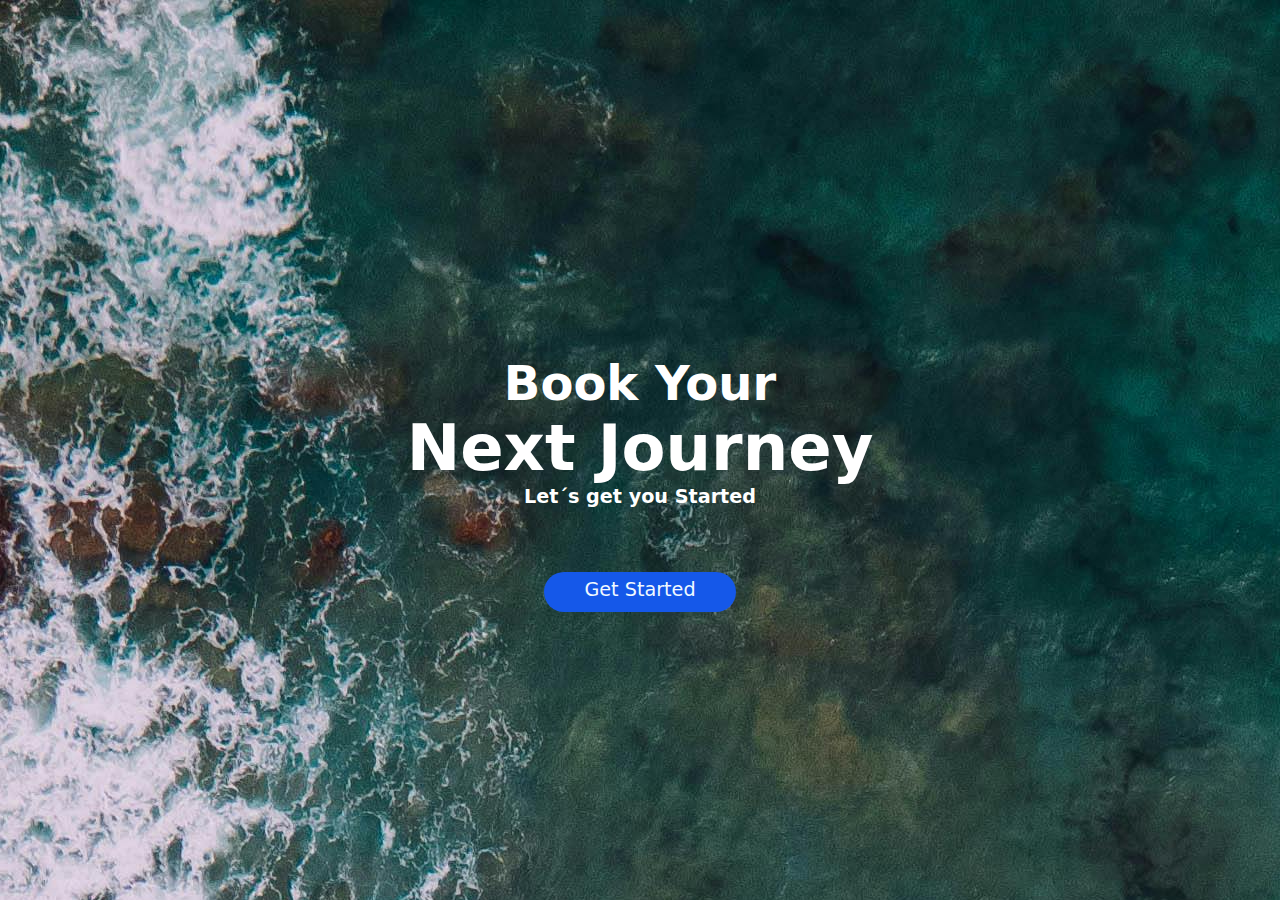
<file: index.html>
<!DOCTYPE html>
<html lang="es">

<head>
    <meta charset="UTF-8">
    <meta name="viewport" content="width=device-width, initial-scale=1.0">
    <link rel="stylesheet" href="./css/styles.css">
    <title>Inicio</title>
</head>

<body> 
    <main>
        <section class="parteArriba">
            <div class="frase">
                <h2> Book Your </h2>
                <h1>Next Journey</h1>
                <h5> Let´s get you Started</h5>
            </div>
        </section>
        <section class="parteAbajo">
            <a href="./views/login.html" class="botonIniciar"> Get Started </a>
        </section>
    </main>
</body>

</html>
</file>
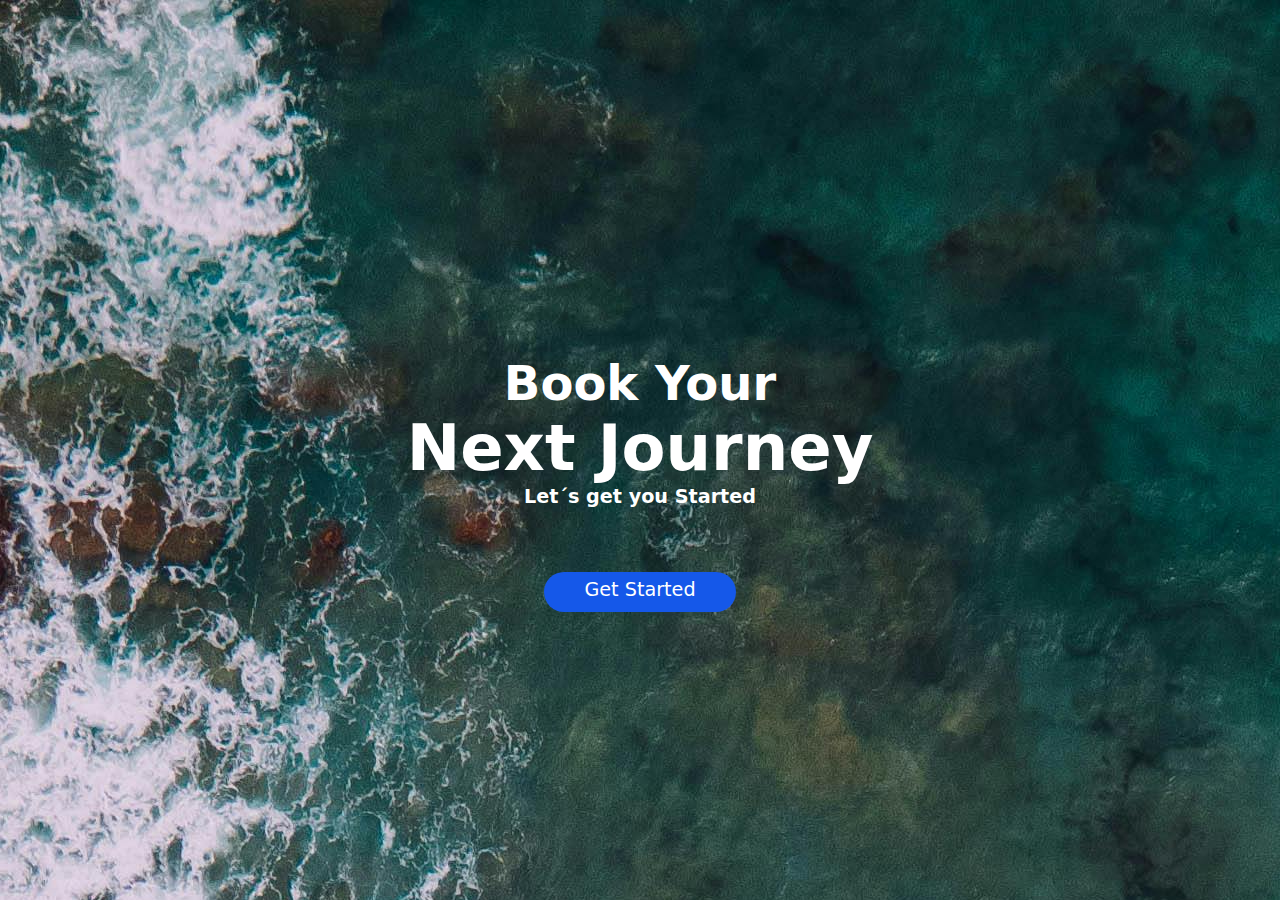
<file: views/index.html>
<!DOCTYPE html>
<html lang="es">

<head>
    <meta charset="UTF-8">
    <meta name="viewport" content="width=device-width, initial-scale=1.0">
    <link rel="stylesheet" href="/css/styles.css">
    <title>Inicio</title>
</head>

<body> 
    <main>
        <section class="parteArriba">
            <div class="frase">
                <h2> Book Your </h2>
                <h1>Next Journey</h1>
                <h5> Let´s get you Started</h5>
            </div>
        </section>
        <section class="parteAbajo">
            <div class="botonIniciar"> Get Started</div>
        </section>
    </main>
</body>

</html>
</file>
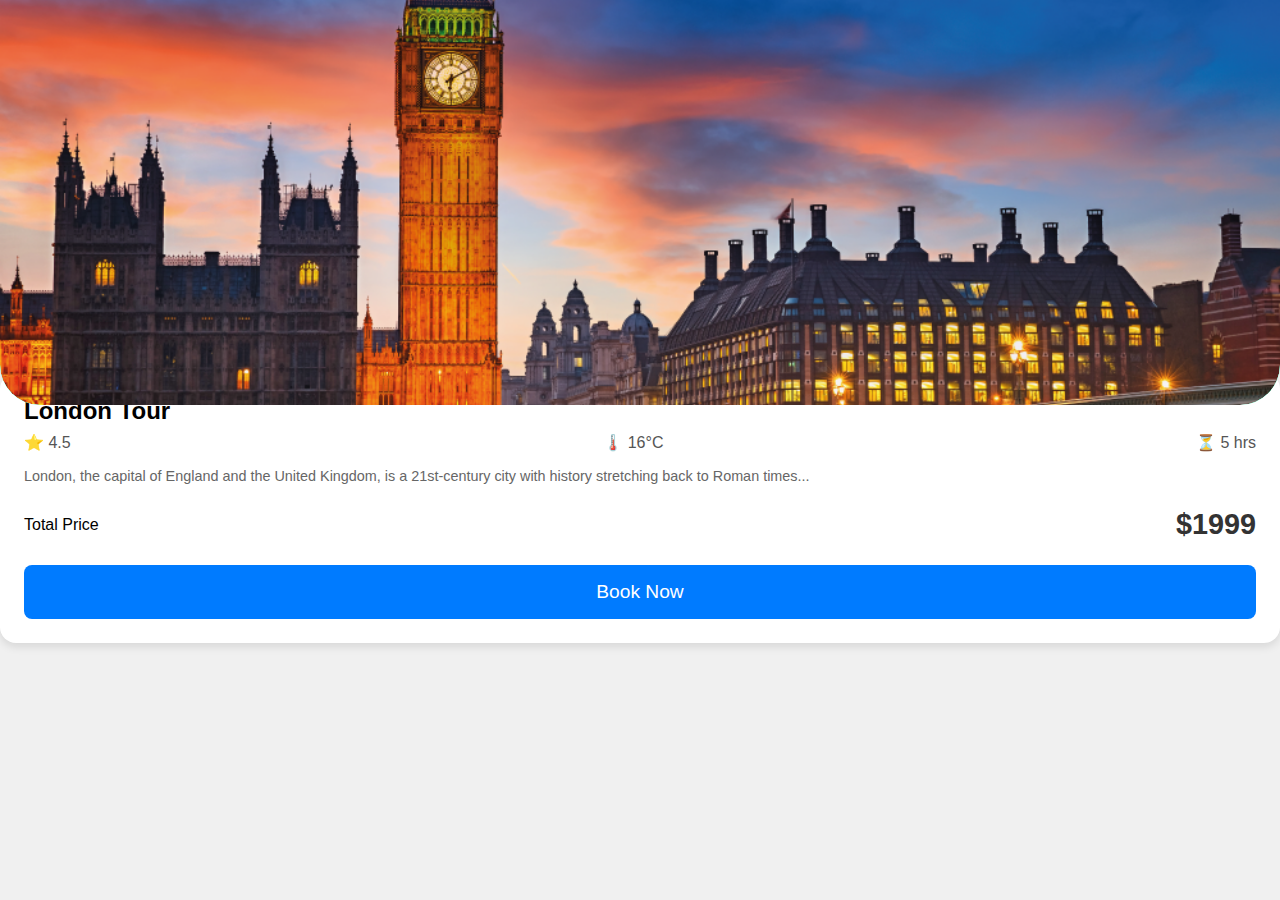
<file: views/infoLugar.html>
<!DOCTYPE html>
<html lang="es">
<head>
    <meta charset="UTF-8">
    <meta name="viewport" content="width=device-width, initial-scale=1.0">
    <link rel="stylesheet" href="../css/infoLugar.css">
    <link rel="stylesheet" href="../css/fawesome-all.css">
    <link rel="stylesheet" href="https://fonts.googleapis.com/css2?family=Material+Symbols+Outlined:opsz,wght,FILL,GRAD@24,400,0,0" />
    <title>Información</title>
</head>
<body>
    <header>
        <div class="botonAtras">
            <i class="fa-thin fa-circle-arrow-left"></i>
        </div>
        <div class="contenedorFavs">
            <article class="botonFavoritos"><i class="fa-solid fa-heart"></i></article>
        </div>
        <div class="imagen-header">
            <img src="../img/lugares/londres.jpg" alt="Imagen Tour Londres">
        </div>
    </header>

    <section class="contenido">
        <h2>London Tour</h2>
        <div class="rating">
            <span>⭐ 4.5</span>
            <span>🌡️ 16°C</span>
            <span>⏳ 5 hrs</span>
        </div>
        <p class="descripcion">
            London, the capital of England and the United Kingdom, is a 21st-century city with history stretching back to Roman times...
        </p>
        <div class="precio">
            <span>Total Price</span>
            <h3>$1999</h3>
        </div>
        <button class="boton-comprar">Book Now</button>
    </section>
</body>
</html>
</file>
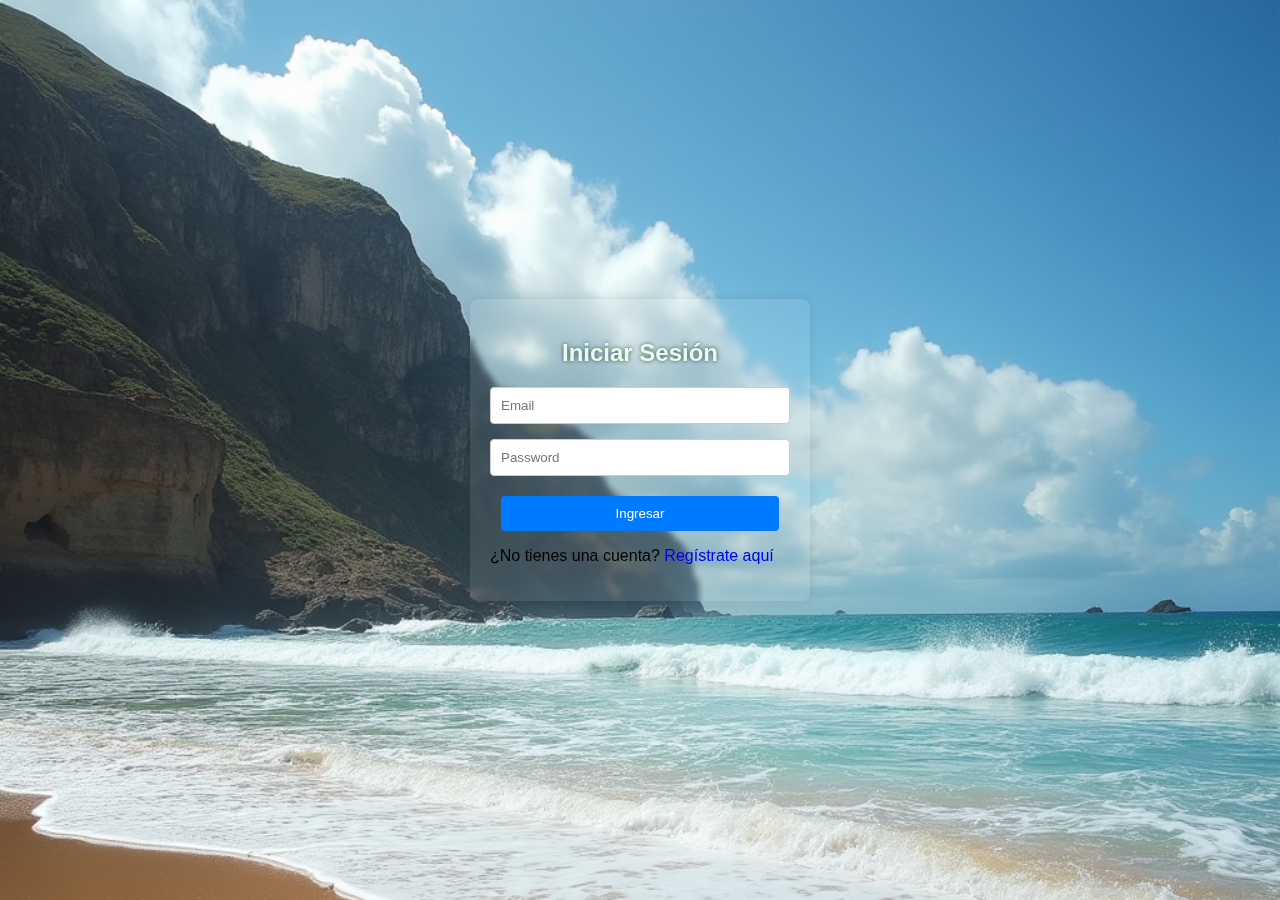
<file: views/login.html>
<!DOCTYPE html>
<html lang="es">
<head>
    <meta charset="UTF-8">
    <meta name="viewport" content="width=device-width, initial-scale=1.0">
    <title>Formulario de Inicio de Sesión</title>
    <link rel="stylesheet" href="../css/login.css">
</head>
<body>
    <div class="login-container">
        <h2>Iniciar Sesión</h2>
        <form id="loginForm">
            <div class="form-group">
                
                <input type="text" id="username" name="username" placeholder="Email" required>
            </div>
            <div class="form-group">
                
                <input type="password" id="password" name="password" placeholder="Password" required>
            </div>
            <button type="submit">Ingresar</button>
        </form>
        <p>¿No tienes una cuenta? <a href="register.html">Regístrate aquí</a></p>
    </div>
    <script src="../js/login.js"></script> 
</body>
</html>
</file>
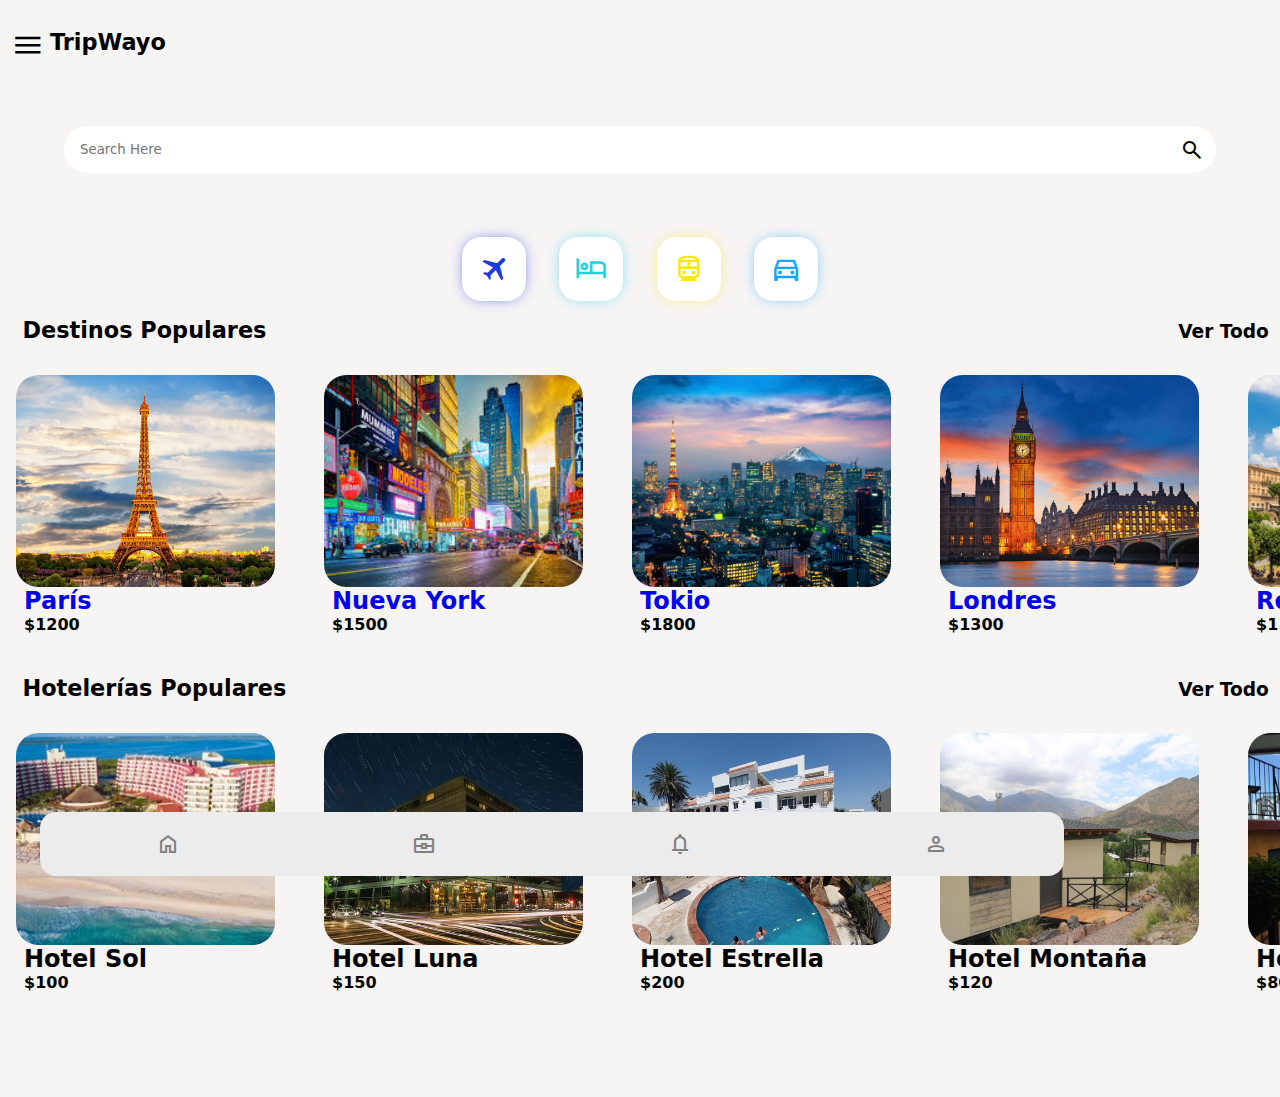
<file: views/paginaPrincipal.html>
<!DOCTYPE html>
<html lang="es">

<head>
    <meta charset="UTF-8">
    <meta name="viewport" content="width=device-width, initial-scale=1.0">
    <link rel="stylesheet" href="https://fonts.googleapis.com/css2?family=Material+Symbols+Outlined:opsz,wght,FILL,GRAD@24,400,0,0" />
    <link rel="stylesheet" href="../css/paginaPrincipal.css">
    <title>Pagina Inicial</title>
</head>

<body>
    <section class="partePrincipal">
        <div class="titulo">
            <span class="material-symbols-outlined marcar iconoSetting">menu</span> TripWayo
        </div>
        <div class="buscador">
            <input type="text" class="inputBuscar" id="searchInput" placeholder="Search Here">
            <span class="material-symbols-outlined iconoBuscar">search</span>
        </div>
        <div class="contenedorIconos">
            <article class="sombreado1"><span class="material-symbols-outlined color1">travel</span></article>
            <article class="sombreado2"><span class="material-symbols-outlined color2">hotel</span></article>
            <article class="sombreado3"><span class="material-symbols-outlined color3">directions_subway</span></article>
            <article class="sombreado4"><span class="material-symbols-outlined color4">directions_car</span></article>
        </div>

        <main class="contenedorCards" id="contenedorCards">
            <div class="tituloCards"> Destinos Populares <h5>Ver Todo</h5></div>
            <div class="cards" id="cards"></div>

            <div class="contenedorCards">
                <div class="tituloCards"> Hotelerías Populares <h5>Ver Todo</h5></div>
                <div class="cards" id="hoteles" style="margin-bottom: 2em;"></div>
            </div>
        </main>
    </section>

    <nav class="navIcons">
        <a href="../views/paginaPrincipal.html" class="iconosNav material-symbols-outlined">home</a>
        <a href="../views/negocios.html" class="iconosNav material-symbols-outlined">business_center</a>
        <a href="../views/notificaciones.html" class="iconosNav material-symbols-outlined">notifications</a>
        <a href="../views/perfil.html" class="iconosNav material-symbols-outlined">person</a>
    </nav>
    <script src="../js/leerLugares.js"></script>
    <script src="../js/leerHoteles.js"></script>
</body>

</html>
</file>
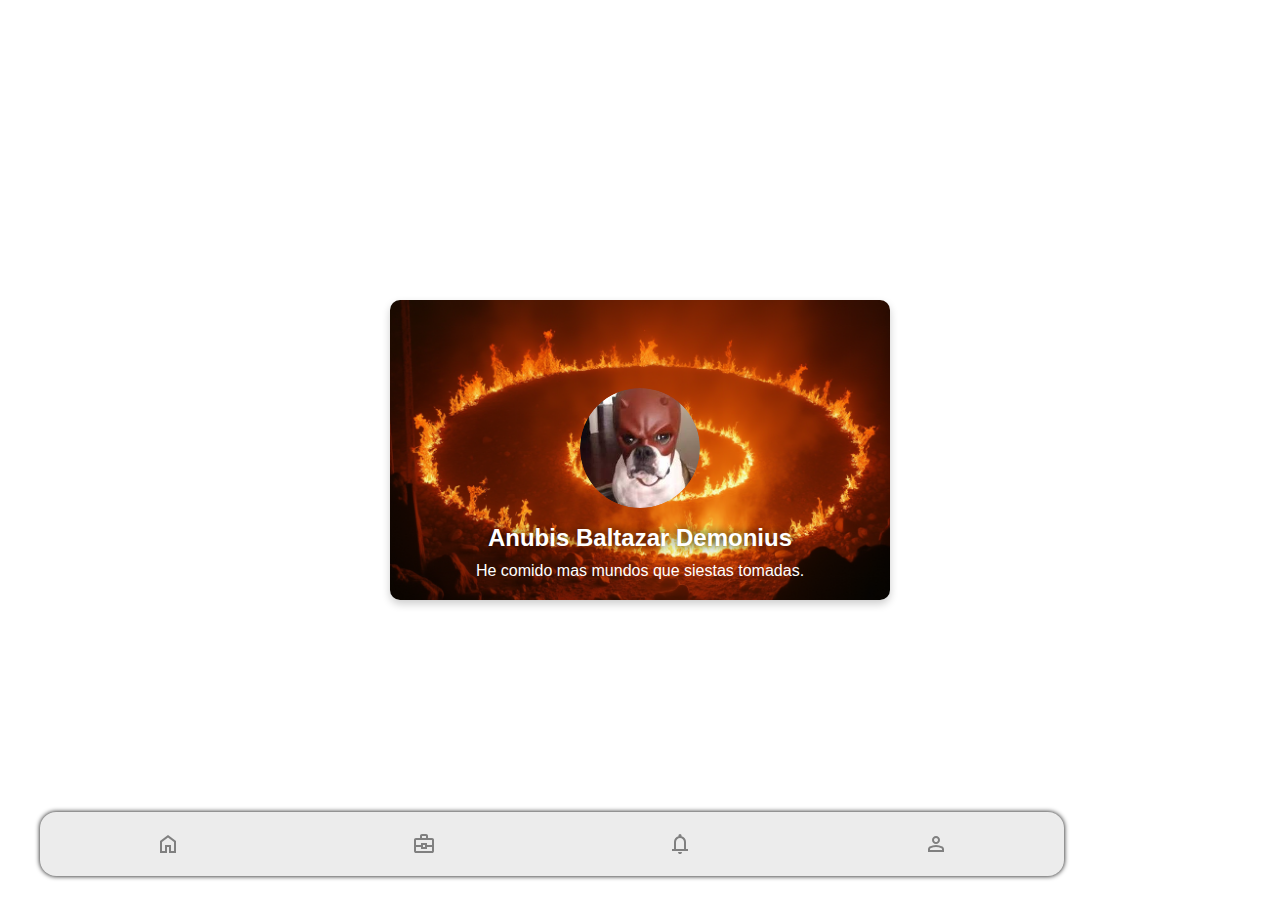
<file: views/perfil.html>
<!DOCTYPE html>
<html lang="es">
<head>
    <meta charset="UTF-8">
    <meta name="viewport" content="width=device-width, initial-scale=1.0">
    <title>Perfil de Usuario</title>
    <link rel="stylesheet" href="https://fonts.googleapis.com/css2?family=Material+Symbols+Outlined:opsz,wght,FILL,GRAD@24,400,0,0" />
    <link rel="stylesheet" href="../css/perfil.css">
</head>
<body>
    <div class="profile-container">
        <div class="background">
            <div class="profile-content">
                <div class="profile-picture">
                    <img src="../img/facha.jpg" alt="Foto de Perfil"> 
                </div>
                <div class="profile-info">
                    <h1>Anubis Baltazar Demonius</h1>
                    <p>He comido mas mundos que siestas tomadas.</p>
                </div>
            </div>
        </div>
    </div>
    <nav class="navIcons">
        <a href="../views/paginaPrincipal.html" class="iconosNav material-symbols-outlined">home</a>
        <a href="../views/negocios.html" class="iconosNav material-symbols-outlined">business_center</a>
        <a href="../views/notificaciones.html" class="iconosNav material-symbols-outlined">notifications</a>
        <a href="../views/perfil.html" class="iconosNav material-symbols-outlined">person</a>
    </nav>
</body>
</html>
</file>
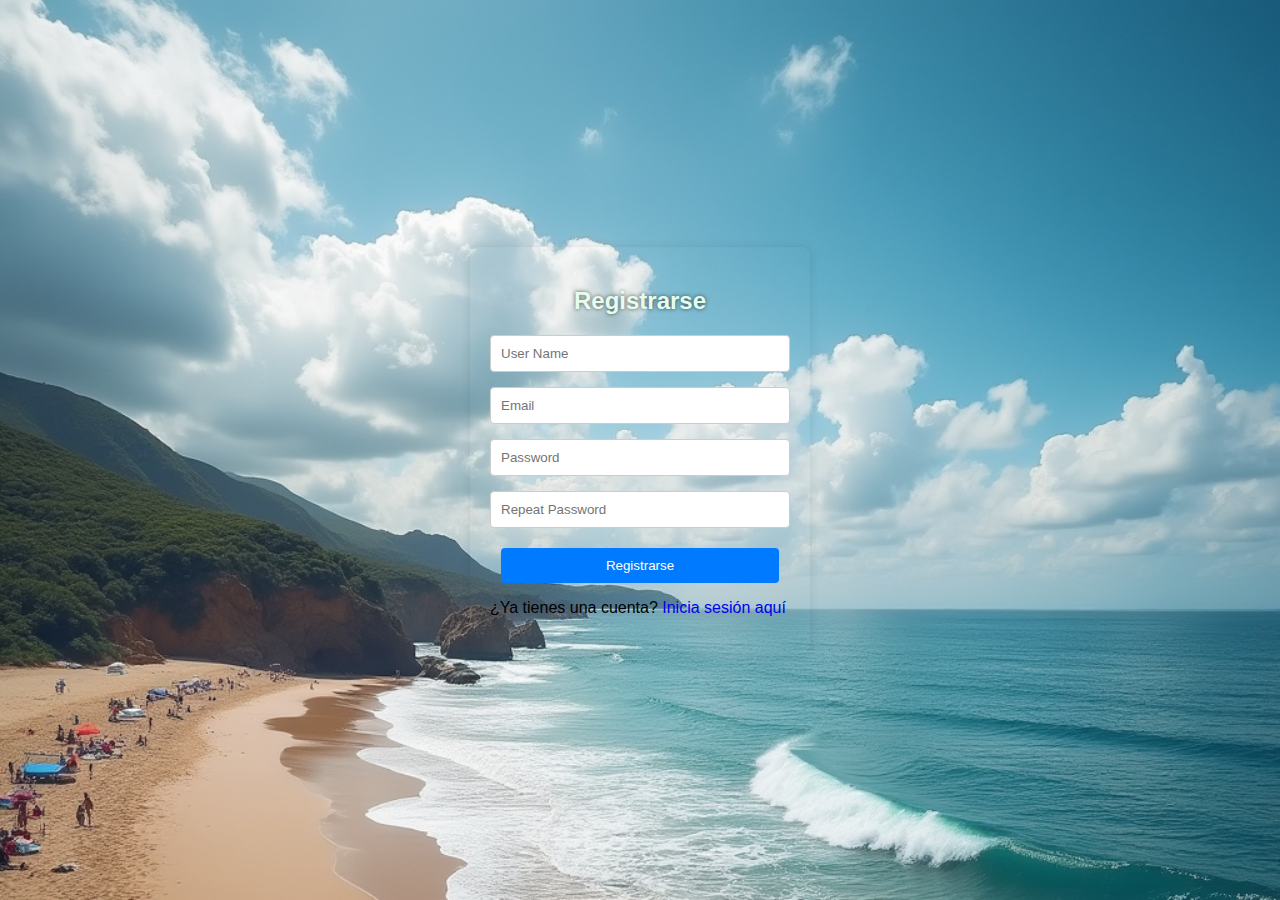
<file: views/register.html>
<!DOCTYPE html>
<html lang="es">
<head>
    <meta charset="UTF-8">
    <meta name="viewport" content="width=device-width, initial-scale=1.0">
    <title>Formulario de Registro</title>
    <link rel="stylesheet" href="../css/register.css">
</head>
<body>
    <div class="register-container">
        <h2>Registrarse</h2>
        <form action="/register" method="post">
            <div class="form-group">
                
                <input type="text" id="username" name="username" placeholder="User Name" required>
            </div>
            <div class="form-group">
                
                <input type="email" id="email" name="email" placeholder="Email" required>
            </div>
            <div class="form-group">
                
                <input type="password" id="password" name="password" placeholder="Password" required>
            </div>
            <div class="form-group">
                
                <input type="password" id="confirm-password" name="confirm-password" placeholder="Repeat Password">
            </div>
            <button type="submit">Registrarse</button>
        </form>
        <p>¿Ya tienes una cuenta? <a href="login.html">Inicia sesión aquí</a></p>
    </div>
</body>
</html>
</file>
<file: css/styles.css>
* {
    padding: 0;
    margin: 0;
    box-sizing: border-box;
    font-family: system-ui, -apple-system, BlinkMacSystemFont, 'Segoe UI', Roboto, Oxygen, Ubuntu, Cantarell, 'Open Sans', 'Helvetica Neue', sans-serif
}
html{
    font-size: 16px;
}
body {
    width: 100%;
    height: 100%;
    font-size: 16px;
    
}
a{
    text-decoration: none;
    color: aliceblue;
}
img{
    height: 100%;
    width: 100%;
    object-fit: cover;
    object-position: center;
   
}



main {
    background-image: url(/img/playita.jpg);
    width: 100%;
    height: 100vh;
    

    section.parteArriba {
        height: 60%;
        width: 100%;
        
        display: flex;
        align-items: center;
        justify-content: end;
        flex-direction: column;
        padding-bottom: 2em;
        

        .frase {
            text-align: center;
            color: white;
            font-size: 2em;
            h5{
                font-size: 0.6em;
            }
        }

    }

    section.parteAbajo {
        height: 40%;
        width: 100%;
        display: flex;
        flex-direction: column;
        color: white;
        align-items: center;
        padding-top: 2rem;
        
        .botonIniciar{
            font-size: 1.2em;
            width: 12rem;
            height: 2.5rem;
            display: flex;
            padding-top: 0.4rem;
            align-items: center;
            flex-direction: column;
            background-color: rgb(21, 88, 233);
            border-radius: 50px 50px 50px 50px;
            cursor: pointer;
        }
        .botonIniciar:hover{
            background-color: rgb(41, 96, 248);
        }
    }
}
</file>
<file: css/infoLugar.css>
* {
    padding: 0;
    margin: 0;
    box-sizing: border-box;
    font-family: 'Segoe UI', Roboto, Oxygen, Ubuntu, 'Open Sans', sans-serif;
}

body {
    width: 100%;
    height: 100vh;
    background-color: #f0f0f0;
}

header {
    width: 100%;
    height: 45vh; /* Ajusta la altura según tus necesidades */
    background-color: aquamarine;
    border-radius: 0 0 2.5rem 2.5rem;
    position: relative;
    overflow: hidden;
}

.imagen-header {
    width: 100%;
    height: 100%; /* Ocupa todo el espacio disponible */
    position: relative;
    border-radius: 0 0 2.5rem 2.5rem;
    overflow: hidden; /* Asegura que los bordes redondeados corten la imagen */
}

.imagen-header img {
    width: 100%;
    height: 100%;
    object-fit: cover; /* Mantiene la proporción de la imagen y la ajusta al contenedor */
    border-radius: 0 0 2.5rem 2.5rem;
}

.botonAtras {
    position: absolute;
    top: 1rem;
    left: 1rem;
    width: 3rem;
    height: 3rem;
    display: flex;
    justify-content: center;
    align-items: center;
    font-size: 1.6em;
    border-radius: 50%;
    background-color: rgba(255, 255, 255, 0.7);
    color: black;
}

.contenedorFavs {
    position: absolute;
    width: 4rem;
    height: 4rem;
    background-color: white;
    display: flex;
    justify-content: center;
    align-items: center;
    border-radius: 50%;
    bottom: -1.4rem;
    right: 2rem;
    box-shadow: 0 53px 188px 33px rgba(0, 0, 0, 0.1);
}

.botonFavoritos {
    color: grey;
    font-size: 2em;
}

.colorFavs {
    color: red;
}

section.contenido {
    padding: 1.5rem;
    background-color: white;
    margin-top: -2rem;
    border-radius: 1rem;
    box-shadow: 0 4px 8px rgba(0, 0, 0, 0.1);
}

h2 {
    font-size: 1.5rem;
    margin-bottom: 0.5rem;
}

.rating {
    display: flex;
    justify-content: space-between;
    font-size: 1rem;
    color: #555;
    margin-bottom: 1rem;
}

.descripcion {
    font-size: 0.9rem;
    color: #666;
    margin-bottom: 1.5rem;
}

.precio {
    display: flex;
    justify-content: space-between;
    align-items: center;
    margin-bottom: 1.5rem;
}

.precio h3 {
    color: #333;
    font-size: 1.8rem;
}

.boton-comprar {
    width: 100%;
    padding: 1rem;
    background-color: #007bff;
    color: white;
    border: none;
    border-radius: 0.5rem;
    font-size: 1.2rem;
    cursor: pointer;
    transition: background-color 0.3s ease;
}

.boton-comprar:hover {
    background-color: #0056b3;
}
</file>
<file: css/login.css>
body {
    font-family: Arial, sans-serif;
    display: flex;
    flex-direction: column;
    justify-content: center;
    align-items: center;
    height: 100vh;
    margin: 0;
    background-image: url(../img/viewLogin.png);
    background-repeat: no-repeat;
    background-size: cover;

}
img {
    height: 100%;
    width: 100%;
    object-fit: cover;
    object-position: center;
    border-radius: 1.4rem;
}
.login-container {
   
padding: 20px;
   
border-radius: 8px;
   
box-shadow: 0 0 10px rgba(0, 0, 0, 0.1);
   
width: 300px;
   
backdrop-filter: blur(3px);
   
background-color: rgb(255 255 255 / 9%);
}

h2 {
    margin-bottom: 20px;
    text-align: center;
    color: #e4fdec;
    text-shadow: 0 0 4px #000000a1;
}

.form-group {
    margin-bottom: 15px;
}

label {
    display: block;
    margin-bottom: 5px;
}

input[type="text"], input[type="password"] {
    width: calc(100% - 22px); 
    padding: 10px;
    border: 1px solid #ccc;
    border-radius: 4px;
    display: block; 
    margin: 0 auto; 
}

button {
    width: calc(100% - 22px);
    padding: 10px;
    background-color: #007bff;
    color: #fff;
    border: none;
    border-radius: 4px;
    cursor: pointer;
    display: block; 
    margin: 20px auto 0; 
}

button:hover {
    background-color: #0056b3;
}
a{
    text-decoration: none;
    cursor: pointer;
}
</file>
<file: css/paginaPrincipal.css>
* {
    padding: 0;
    margin: 0;
    box-sizing: border-box;
    font-family: system-ui, -apple-system, BlinkMacSystemFont, 'Segoe UI', Roboto, Oxygen, Ubuntu, Cantarell, 'Open Sans', 'Helvetica Neue', sans-serif;
}

body {
    width: 100%;
    height: 100vh;
    background-color: rgb(247, 244, 244);
    display: flex;
    flex-direction: column;
    position: relative;
}

.marcar {
    cursor: pointer;
}

a{
    text-decoration: none;
}
img {
    height: 100%;
    width: 100%;
    object-fit: cover;
    object-position: center;
    border-radius: 1.4rem;
}

.iconoSetting {
    font-size: 1.5em;
}

section.partePrincipal {


    width: 100%;
    height: 100%;
    display: flex;
    flex-direction: column;

    .titulo {
        padding-top: 1.8rem;
        display: flex;
        gap: 0.3rem;
        margin-left: 0.7rem;
        font-size: 1.4em;
        font-weight: 700;
    }

    .buscador {
        justify-content: space-between;
        margin: 5%;
        height: 3rem;
        display: flex;

        .inputBuscar {
            padding: 1rem;
            border-radius: 2.5rem 0 0 2.5rem;
            border: none;

            width: calc(100% - 3rem);
            outline: none;
        }

        .iconoBuscar {
            border-radius: 0 2.5rem 2.5rem 0;
            display: grid;
            place-items: center;
            width: 3rem;
            background-color: white;
            cursor: pointer;
        }
    }

    .contenedorIconos {

        display: flex;
        flex-direction: row;
        justify-content: center;
        gap: 2.1rem;
        padding-bottom: 1rem;

        article {
            width: 4rem;
            height: 4rem;
            background-color: white;
            display: flex;
            justify-content: center;
            align-items: center;
            border-radius: 1.2rem;
            cursor: pointer;



        }

    }

    .contenedorCards {
        width: 100%;
      
        
    
        

        .tituloCards {
            display: flex;
            justify-content: space-between;
            margin-left: 1.4rem;
            font-size: 1.4em;
            font-weight: 700;
            padding-bottom: 2rem;

            h5 {
                padding-top: 0.2rem;
                margin-right: 0.7rem;
                cursor: pointer;
            }
        }

        .cards {
            display: flex;
            overflow-x: scroll;
            scrollbar-width: none;
            width: 100%;
            height: 300px;
            gap: 20px;
            /* padding: 1rem; */
            .card:first-child{
                margin-left: 1em;
            }
            .card:last-child{
                margin-right: 1em;
            }
            .card {

                width: 40%;
                height: 88%;
                flex: 0 0 18rem;

                .fotoCard {
                    width: 90%;
                    height: 80%;

                    border-radius: 2rem;
                }

                .descCard {
                    width: 100%;
                    height: 20%;

                    display: flex;
                    flex-direction: column;
                    padding-left: 0.5rem;
                }
            }
        }
    }
}

nav {
    
    width: 80%;
    height: 4rem;
    background-color: rgb(236, 236, 236);
    display: flex;
    position: fixed;
    align-items: center;
    left: 2.5rem;
    bottom: 1.5rem;
    justify-content: space-around;
    border-radius: 1rem;

    .iconosNav {
        background-color: rgb(236, 236, 236);
        color: grey;
        width: 3rem;
        height: 3rem;
        display: flex;
        justify-content: center;
        align-items: center;



    }
}

a{
    text-decoration: none;
}
.color1 {
    color: var(--color-icono1);
    font-size: 2em;
}

.color2 {
    color: var(--color-icono2);
    font-size: 2em;
}

.color3 {
    color: var(--color-icono3);
    font-size: 2em;
}

.color4 {
    color: var(--color-icono4);
    font-size: 2em;

}

.sombreado1 {
    box-shadow: 0 0 15px -5px var(--color-icono1);
}

.sombreado2 {
    box-shadow: 0 0 15px -5px var(--color-icono2);
}

.sombreado3 {
    box-shadow: 0 0 15px -5px var(--color-icono3);
}

.sombreado4 {
    box-shadow: 0 0 15px -5px var(--color-icono4);
}

:root {
    --color-icono1: #1d3adf;
    --color-icono2: #1dd2df;
    --color-icono3: #fde617;
    --color-icono4: #13a8ff;
}
.sombra{
    box-shadow: 0 53px 188px 33px rgba(0, 0, 0, 0.273);
}



main{
   padding-bottom: 2rem;
}
@media (orientation=landscape) {
    .cards {


        overflow-x: scroll;
        scrollbar-width: thin !important;

        .card {
            .fotoCard:hover {
                transition: ease-in-out 700ms;
                transform: scale(1.03);
            }
        }
    }

    .contenedorIconos {


        article:hover {

            transition: ease-in-out 500ms;
            transform: scale(1.1);

        }

    }

    nav {

        .iconosNav:hover {

            cursor: pointer;
            color: blue;


        }
    }
}
</file>
<file: css/perfil.css>
body {
    margin: 0;
    padding: 0;
    font-family: Arial, sans-serif;
    
    display: flex;
    justify-content: center;
    align-items: center;
    height: 100vh;
}

.profile-container {
    position: relative;
    width: 90%;
    max-width: 500px;
    background-color: #fff;
    border-radius: 10px;
    overflow: hidden; 
    box-shadow: 0 4px 8px rgba(0, 0, 0, 0.2);
}

.background {
    position: relative;
    height: 300px; 
    background: url('../img/infierno.png') no-repeat center center; 
    background-size: cover;
}

.profile-content {
    position: absolute;
    bottom: 0;
    left: 0;
    right: 0;
    padding: 20px;
    text-align: center;
    
}

.profile-picture {
    position: relative;
    margin-bottom: 20px;
    border-radius: 50%;
    overflow: hidden;
    width: 120px;
    height: 120px;
    margin: 0 auto;
}

.profile-picture img {
    width: 100%;
    height: 100%;
    object-fit: cover;
    border-radius: 50%;
    
}

.profile-info h1 {
    margin: 0;
    font-size: 24px;
    color: #ffffff;
    text-shadow: 0 0 10px black;
    margin-top: 1rem;
}

.profile-info p {
    margin: 10px 0 0;
    font-size: 16px;
    color: #ffffff;
}
a{
    text-decoration: none;
}
nav {
    
    width: 80%;
    height: 4rem;
    background-color: rgb(236, 236, 236);
    display: flex;
    position: fixed;
    align-items: center;
    left: 2.5rem;
    bottom: 1.5rem;
    justify-content: space-around;
    border-radius: 1rem;
    box-shadow: 0 0 5px black;

    .iconosNav {
        background-color: rgb(236, 236, 236);
        color: grey;
        width: 3rem;
        height: 3rem;
        display: flex;
        justify-content: center;
        align-items: center;



    }
}
</file>
<file: css/register.css>
body {
    font-family: Arial, sans-serif;
    display: flex;
    flex-direction: column;
    justify-content: center;
    align-items: center;
    height: 100vh;
    margin: 0;
    background-image: url(../img/viewRegister.png);
    background-repeat: no-repeat;
    background-size: cover;
}
a{
    text-decoration: none;
    cursor: pointer;
}
.register-container {
    
    padding: 20px;
    border-radius: 8px;
    box-shadow: 0 0 10px rgba(0, 0, 0, 0.1);
    width: 300px;
}

h2 {
    margin-bottom: 20px;
    text-align: center;
    color: #e4fdec;
    text-shadow: 0 0 4px #000000a1;
}

.form-group {
    margin-bottom: 15px;
}

label {
    display: block;
    margin-bottom: 5px;
}

input[type="text"], input[type="password"], input[type="email"] {
    width: calc(100% - 22px);
    padding: 10px;
    border: 1px solid #ccc;
    border-radius: 4px;
    display: block; 
    margin: 0 auto; 
}

button {
    width: calc(100% - 22px); 
    padding: 10px;
    background-color: #007bff;
    color: #fff;
    border: none;
    border-radius: 4px;
    cursor: pointer;
    display: block; 
    margin: 20px auto 0; 
}

button:hover {
    background-color: #0056b3;
}
</file>
